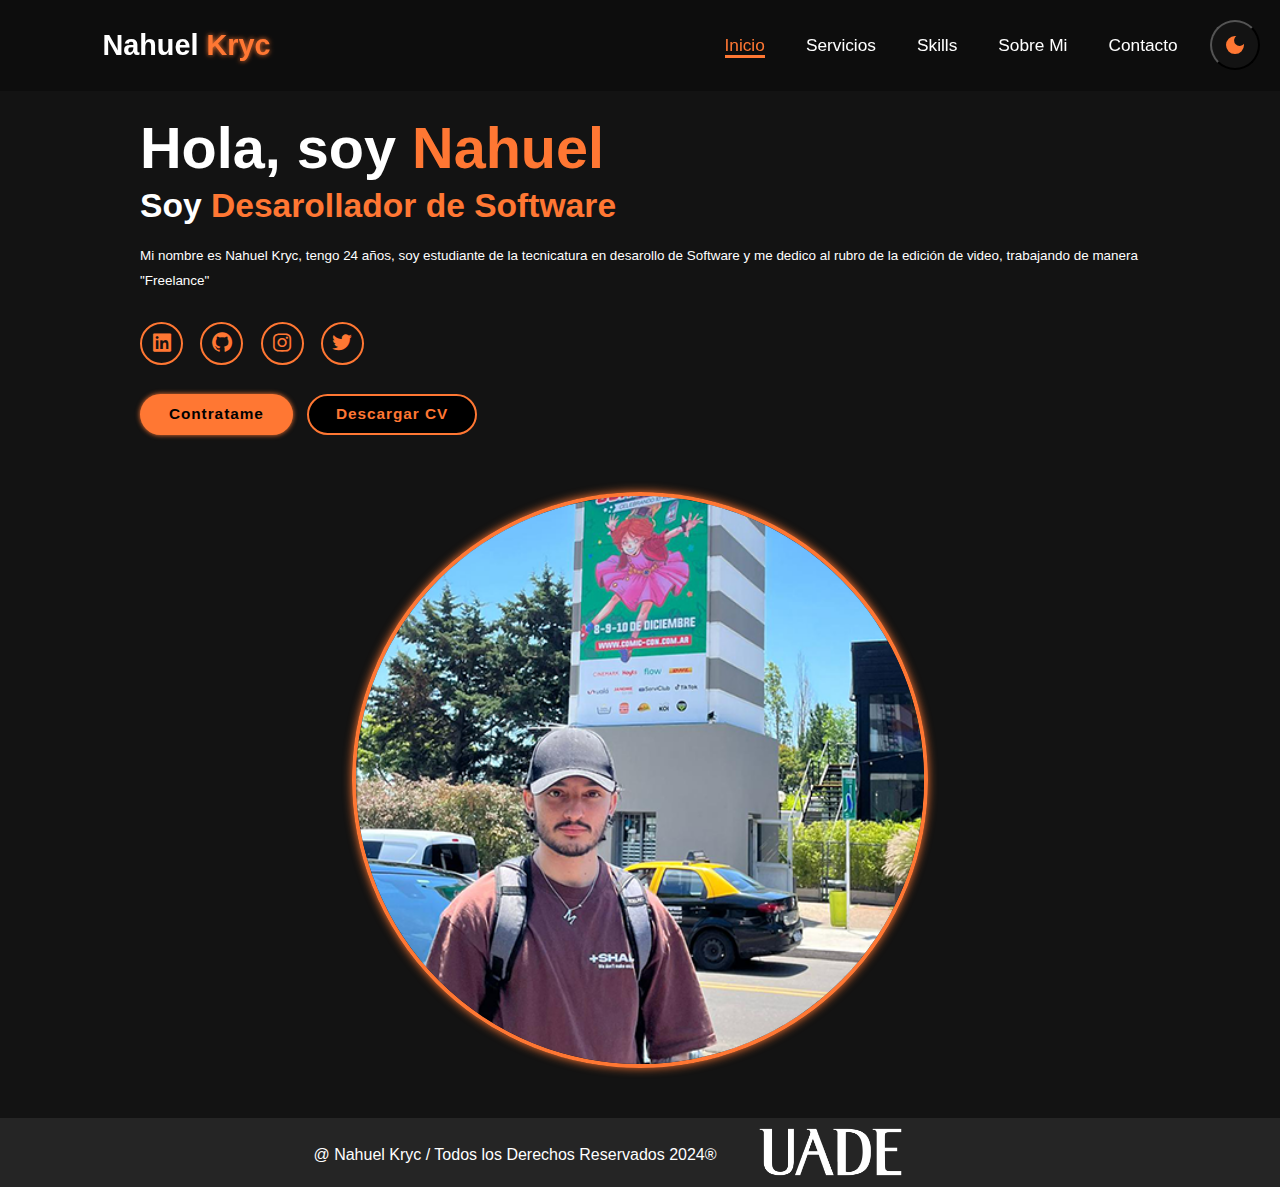
<file: index.html>
<!DOCTYPE html>
<html lang="en">
<head>
   <meta charset="UTF-8">
   <meta name="viewport" content="width=device-width, initial-scale=1.0">
   <title>Portfolio Nahuel Kryc</title>
   <link rel="stylesheet" href="css/estilos.css">
   <link href='https://unpkg.com/boxicons@2.1.4/css/boxicons.min.css' rel='stylesheet'>
   <script src="java/script.js" defer></script>
</head>
<body>
   
   <header class="header">
      <a href="#Inicio" class="logo">Nahuel <span>Kryc</span></a>

      <i class="fa-solid fa-bars" id="iconos-menu"></i>

      <nav class="navbar">
         <a href="index.html" class="active">Inicio</a>
         <a href="servicios.html">Servicios</a>
         <a href="skills.html">Skills</a>
         <a href="sobremi.html">Sobre Mi</a>
         <a href="contacto.html">Contacto</a>
      </nav>

      <button id="cambio-tema">
         <svg xmlns="http://www.w3.org/2000/svg" height="24px" viewBox="0 -960 960 960" width="24px" fill="#e8eaed"><path d="M480-120q-150 0-255-105T120-480q0-150 105-255t255-105q14 0 27.5 1t26.5 3q-41 29-65.5 75.5T444-660q0 90 63 153t153 63q55 0 101-24.5t75-65.5q2 13 3 26.5t1 27.5q0 150-105 255T480-120Z"/></svg>
         <svg xmlns="http://www.w3.org/2000/svg" height="24px" viewBox="0 -960 960 960" width="24px" fill="#e8eaed"><path d="M480-280q-83 0-141.5-58.5T280-480q0-83 58.5-141.5T480-680q83 0 141.5 58.5T680-480q0 83-58.5 141.5T480-280ZM200-440H40v-80h160v80Zm720 0H760v-80h160v80ZM440-760v-160h80v160h-80Zm0 720v-160h80v160h-80ZM256-650l-101-97 57-59 96 100-52 56Zm492 496-97-101 53-55 101 97-57 59Zm-98-550 97-101 59 57-100 96-56-52ZM154-212l101-97 55 53-97 101-59-57Z"/></svg>
      </button>

   </header>

   <section class="inicio" id="inicio">
      <div class="contenido-inicio">
         <h1>Hola, soy <span>Nahuel</span></h1>
         <h3>Soy <span>Desarollador de Software</span></h3>
         <p>Mi nombre es Nahuel Kryc, tengo 24 años, soy estudiante de la tecnicatura en desarollo de Software
            y me dedico al rubro de la edición de video, trabajando de manera "Freelance"
         </p>

            <div class="redes-sociales">
               <a href="#"><i class='bx bxl-linkedin-square'></i></a>
               <a href="#"><i class='bx bxl-github' ></i></a>
               <a href="#"><i class='bx bxl-instagram' ></i></a>
               <a href="#"><i class='bx bxl-twitter' ></i></a>
            </div>

            <div class="botones">
               <a href="contacto.html" class="boton">Contratame</a>

               <a href="cv/CV.pdf" download="documento.pdf" class="boton">Descargar CV</a>
            </div>
            
      </div>

      <div class="img-inicio">
         <img src="img/foto_perfil.png" alt="foto4x4">
      </div>

   </section>

   <footer class="footer">
      <div class="text-container">
          <p class="copyright">@ Nahuel Kryc / Todos los Derechos Reservados 2024®</p>
          <img src="img/uade-logo-min.png" alt="uade-logo" class="logo-uade">
      </div>
  </footer>

</body>
</html>
</file>
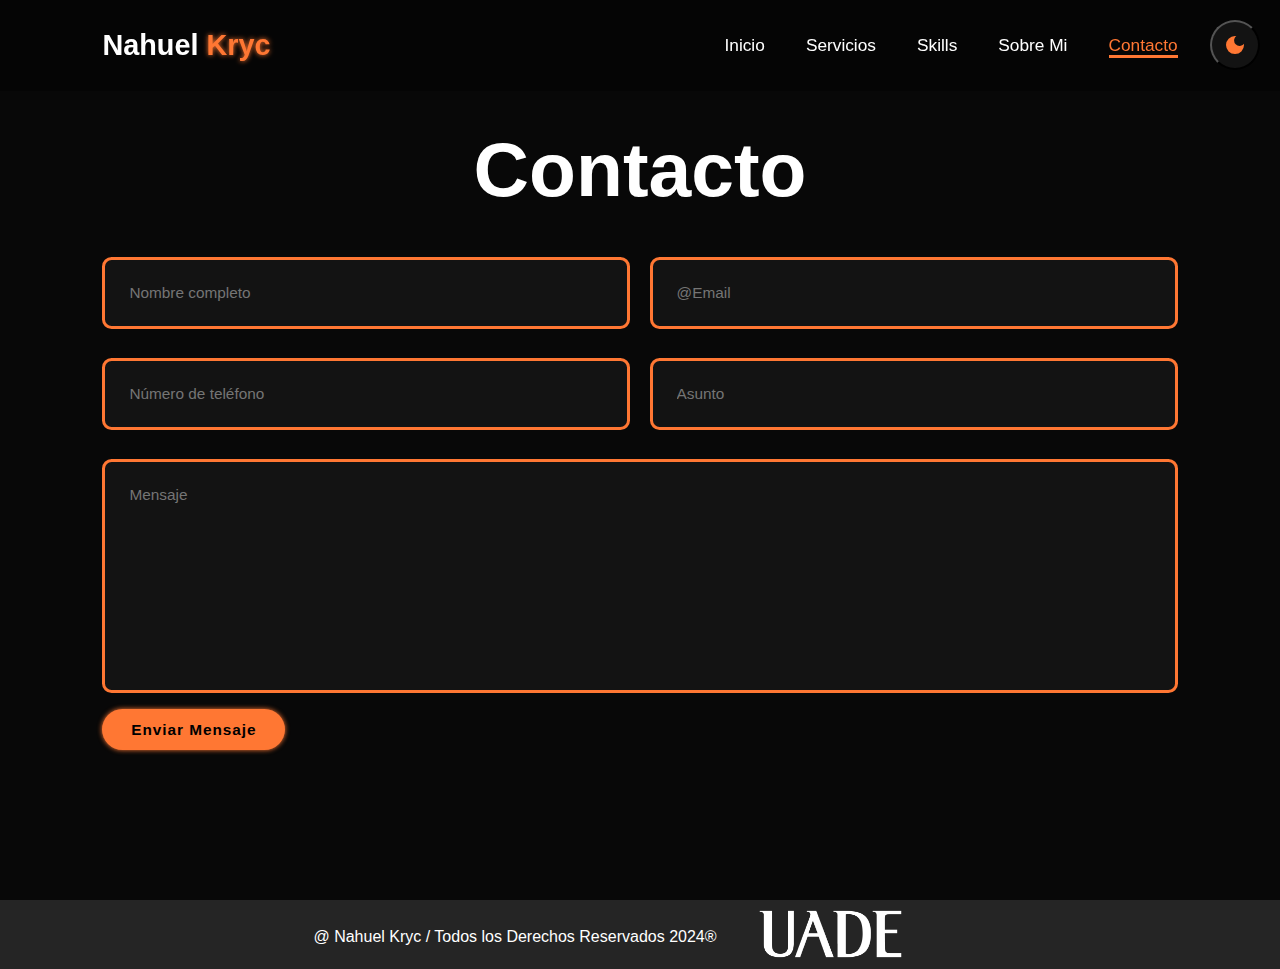
<file: contacto.html>
<!DOCTYPE html>
<html lang="en">
<head>
   <meta charset="UTF-8">
   <meta name="viewport" content="width=device-width, initial-scale=1.0">
   <title>Portfolio Nahuel Kryc</title>
   <link rel="stylesheet" href="css/estilos.css">
   <link href='https://unpkg.com/boxicons@2.1.4/css/boxicons.min.css' rel='stylesheet'>
   <script src="java/script.js" defer></script>
</head>
<body>
   
    <header class="header">
        <a href="index.html" class="logo">Nahuel <span>Kryc</span></a>
  
        <i class="fa-solid fa-bars" id="iconos-menu"></i>
  
        <nav class="navbar">
           <a href="index.html">Inicio</a>
           <a href="servicios.html">Servicios</a>
           <a href="skills.html">Skills</a>
           <a href="sobremi.html">Sobre Mi</a>
           <a href="contacto.html" class="active">Contacto</a>
        </nav>
  
        <button id="cambio-tema">
           <svg xmlns="http://www.w3.org/2000/svg" height="24px" viewBox="0 -960 960 960" width="24px" fill="#e8eaed"><path d="M480-120q-150 0-255-105T120-480q0-150 105-255t255-105q14 0 27.5 1t26.5 3q-41 29-65.5 75.5T444-660q0 90 63 153t153 63q55 0 101-24.5t75-65.5q2 13 3 26.5t1 27.5q0 150-105 255T480-120Z"/></svg>
           <svg xmlns="http://www.w3.org/2000/svg" height="24px" viewBox="0 -960 960 960" width="24px" fill="#e8eaed"><path d="M480-280q-83 0-141.5-58.5T280-480q0-83 58.5-141.5T480-680q83 0 141.5 58.5T680-480q0 83-58.5 141.5T480-280ZM200-440H40v-80h160v80Zm720 0H760v-80h160v80ZM440-760v-160h80v160h-80Zm0 720v-160h80v160h-80ZM256-650l-101-97 57-59 96 100-52 56Zm492 496-97-101 53-55 101 97-57 59Zm-98-550 97-101 59 57-100 96-56-52ZM154-212l101-97 55 53-97 101-59-57Z"/></svg>
        </button>
  
     </header>

  <section class="contacto" id="contacto">
    <h2 class="heading">Contacto</h2>
  
    <form id="contactForm">
      <div class="input-group">
        <div class="input-box">
          <input type="text" id="nombre" placeholder="Nombre completo">
          <span class="error" id="error-nombre">Por favor, ingrese su nombre</span>
        </div>
  
        <div class="input-box">
          <input type="email" id="email" placeholder="@Email">
          <span class="error" id="error-email">Por favor, ingrese un email válido</span>
        </div>
      </div>
  
      <div class="input-group">
        <div class="input-box">
          <input type="number" id="telefono" placeholder="Número de teléfono">
          <span class="error" id="error-telefono">Por favor, ingrese su teléfono</span>
        </div>
  
        <div class="input-box">
          <input type="text" id="asunto" placeholder="Asunto">
          <span class="error" id="error-asunto">Por favor, ingrese un asunto</span>
        </div>
      </div>
  
      <div class="input-group-2">
        <textarea id="mensaje" cols="30" rows="10" placeholder="Mensaje"></textarea>
        <span class="error" id="error-mensaje">Por favor, ingrese un mensaje</span>
        <input type="submit" value="Enviar Mensaje" class="boton">
      </div>
    </form>
  </section>
  

   <footer class="footer">

      <div class="text-container">
          <p class="copyright">@ Nahuel Kryc / Todos los Derechos Reservados 2024®</p>
          <img src="img/uade-logo-min.png" alt="uade-logo" class="logo-uade">
      </div>
      
  </footer>

</body>
</html>
</file>
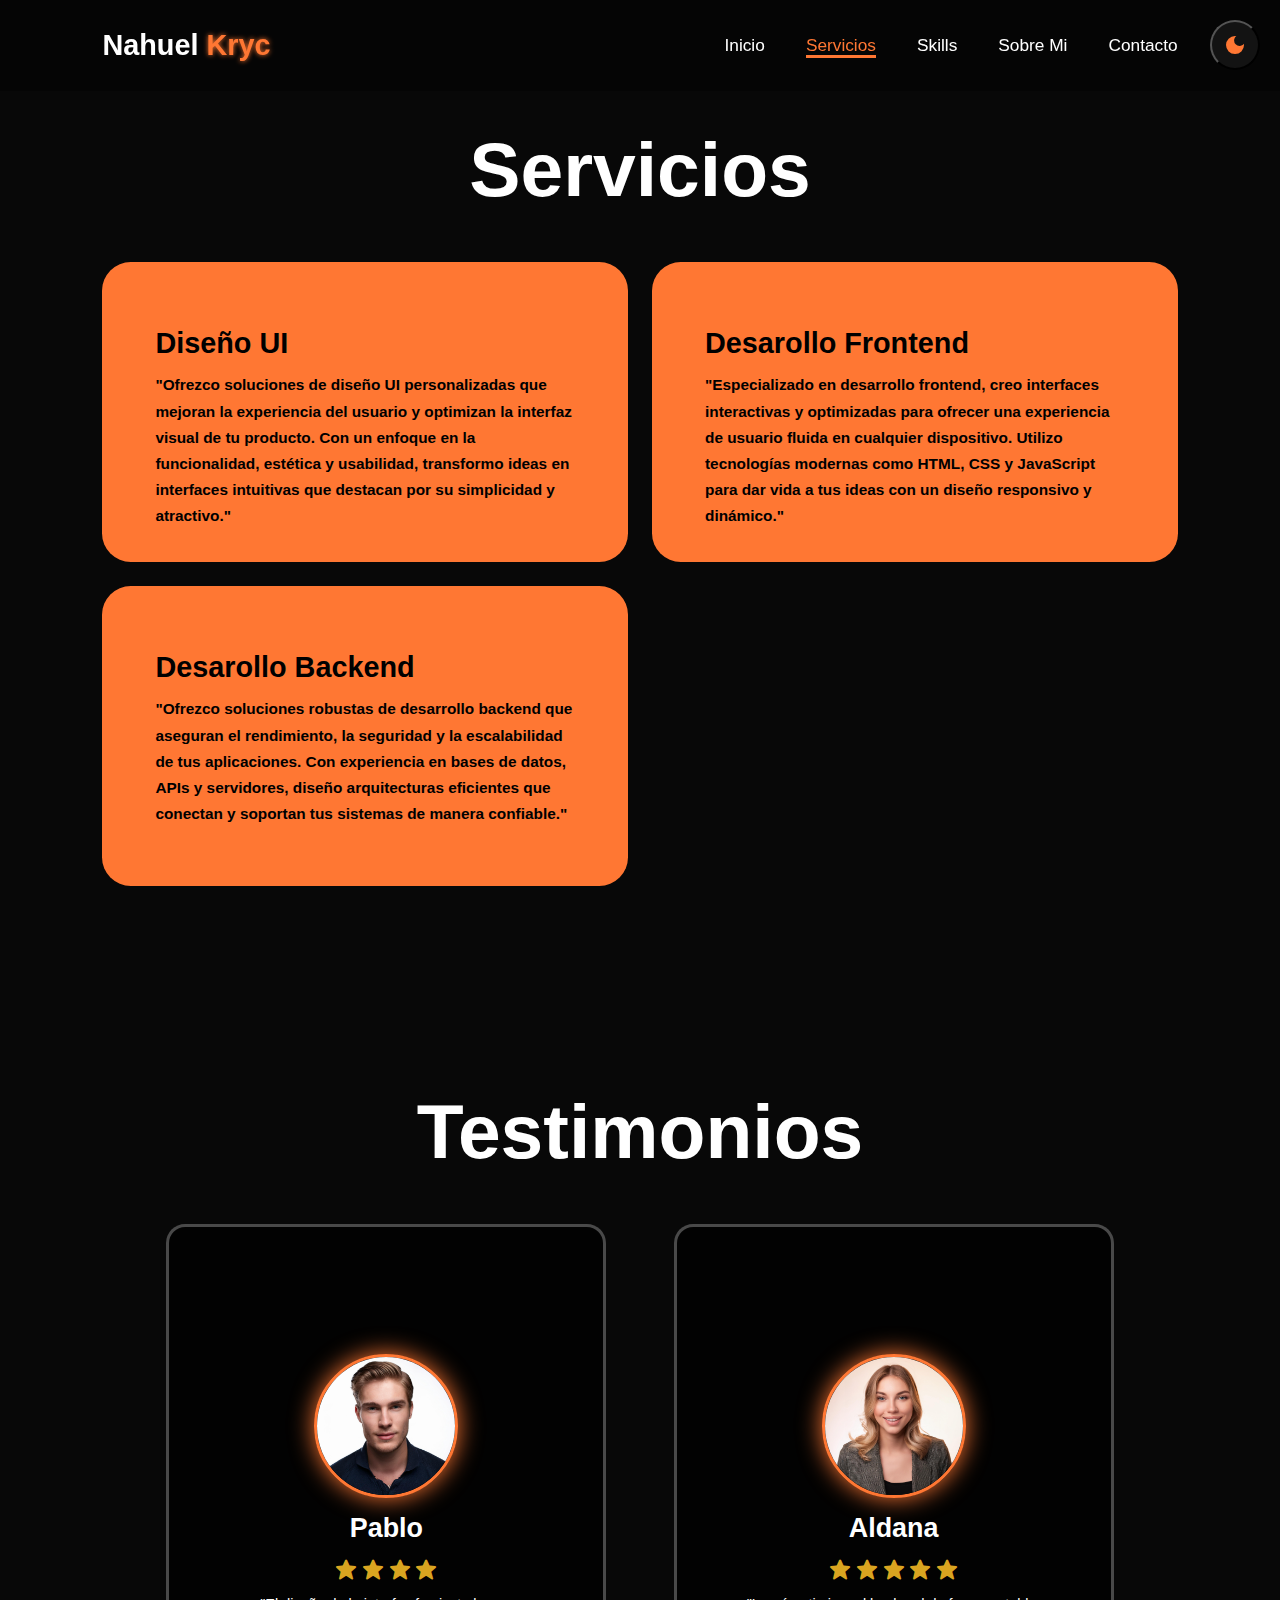
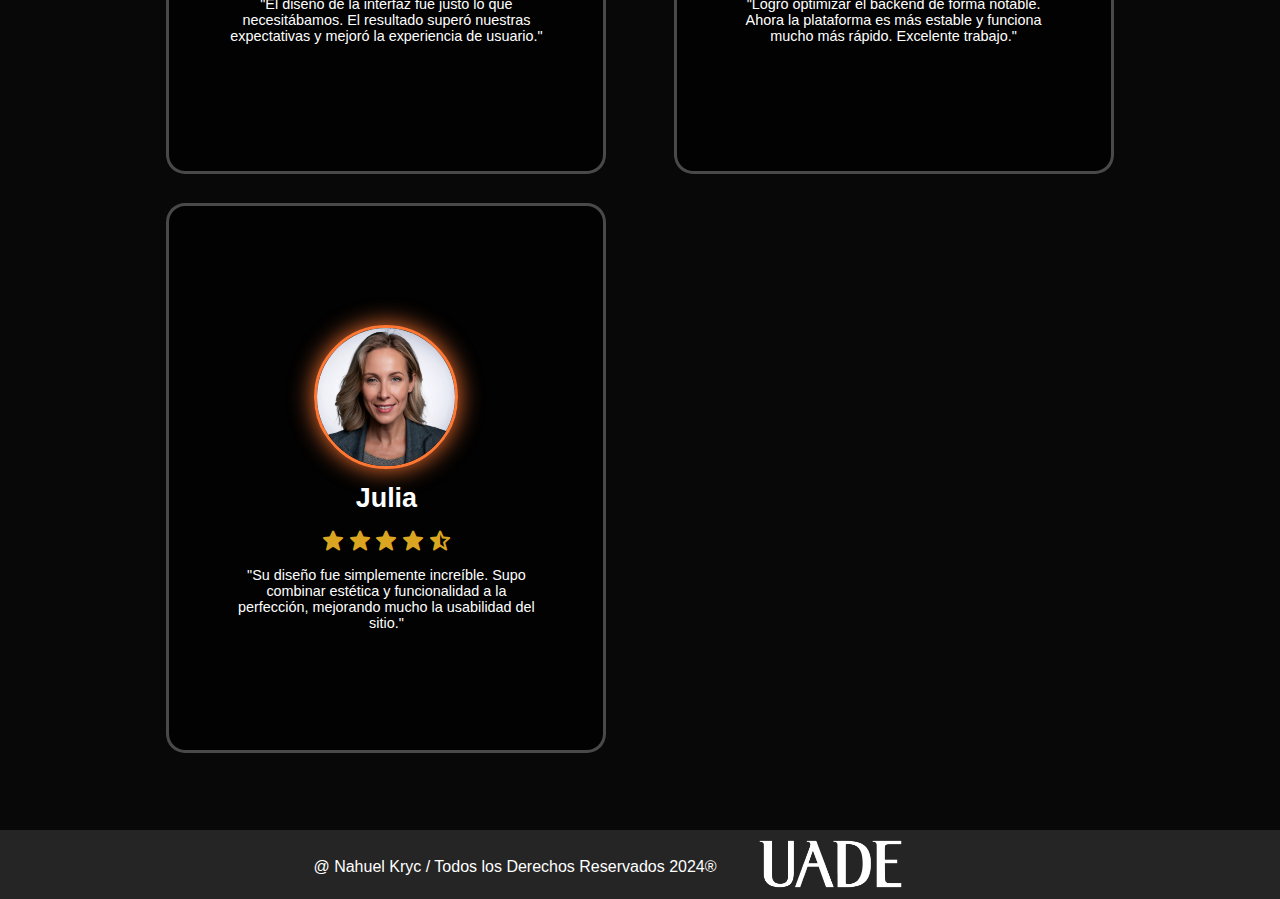
<file: servicios.html>
<!DOCTYPE html>
<html lang="en">
<head>
   <meta charset="UTF-8">
   <meta name="viewport" content="width=device-width, initial-scale=1.0">
   <title>Portfolio Nahuel Kryc</title>
   <link rel="stylesheet" href="css/estilos.css">
   <link href='https://unpkg.com/boxicons@2.1.4/css/boxicons.min.css' rel='stylesheet'>
   <script src="java/script.js" defer></script>
</head>
<body>
   
   <header class="header">
      <a href="index.html" class="logo">Nahuel <span>Kryc</span></a>

      <i class="fa-solid fa-bars" id="iconos-menu"></i>

      <nav class="navbar">
         <a href="index.html">Inicio</a>
         <a href="servicios.html" class="active">Servicios</a>
         <a href="skills.html">Skills</a>
         <a href="sobremi.html">Sobre Mi</a>
         <a href="contacto.html">Contacto</a>
      </nav>

      <button id="cambio-tema">
         <svg xmlns="http://www.w3.org/2000/svg" height="24px" viewBox="0 -960 960 960" width="24px" fill="#e8eaed"><path d="M480-120q-150 0-255-105T120-480q0-150 105-255t255-105q14 0 27.5 1t26.5 3q-41 29-65.5 75.5T444-660q0 90 63 153t153 63q55 0 101-24.5t75-65.5q2 13 3 26.5t1 27.5q0 150-105 255T480-120Z"/></svg>
         <svg xmlns="http://www.w3.org/2000/svg" height="24px" viewBox="0 -960 960 960" width="24px" fill="#e8eaed"><path d="M480-280q-83 0-141.5-58.5T280-480q0-83 58.5-141.5T480-680q83 0 141.5 58.5T680-480q0 83-58.5 141.5T480-280ZM200-440H40v-80h160v80Zm720 0H760v-80h160v80ZM440-760v-160h80v160h-80Zm0 720v-160h80v160h-80ZM256-650l-101-97 57-59 96 100-52 56Zm492 496-97-101 53-55 101 97-57 59Zm-98-550 97-101 59 57-100 96-56-52ZM154-212l101-97 55 53-97 101-59-57Z"/></svg>
      </button>

   </header>

   <section class="servicios" id="servicios">
      <h2 class="heading">Servicios</h2>

      <div class="servicios-container">
         <div class="caja-servicios">
            <div class="servicios-info">
               <h4>Diseño UI</h4>
               <p>"Ofrezco soluciones de diseño UI personalizadas que mejoran la experiencia del usuario
                  y optimizan la interfaz visual de tu producto. Con un enfoque en la funcionalidad, estética
                  y usabilidad, transformo ideas en interfaces intuitivas que destacan por su simplicidad y atractivo."</p>
            </div>
         </div>

         <div class="caja-servicios">
            <div class="servicios-info">
               <h4>Desarollo Frontend</h4>
               <p>"Especializado en desarrollo frontend, creo interfaces interactivas y
                  optimizadas para ofrecer una experiencia de usuario fluida en cualquier dispositivo.
                  Utilizo tecnologías modernas como HTML, CSS y JavaScript para dar vida a tus ideas
                  con un diseño responsivo y dinámico."</p>
            </div>
         </div>

         <div class="caja-servicios">
            <div class="servicios-info">
               <h4>Desarollo Backend</h4>
               <p>"Ofrezco soluciones robustas de desarrollo backend que aseguran el rendimiento,
                  la seguridad y la escalabilidad de tus aplicaciones. Con experiencia en bases de datos,
                  APIs y servidores, diseño arquitecturas eficientes que conectan y soportan tus sistemas
                  de manera confiable."</p>
            </div>
         </div>

      </div>
   </section>

   <section class="testimonios" id="testimonios">
      <div class="caja-testimonios">
         <h2 class="heading">Testimonios</h2>

         <div class="wrapper">
            <div class="item-testimonio">
               <img src="img/testimonios/Pablo.jpg" alt="testimonio1">
               <h2>Pablo</h2>

               <div class="estrellas">
                  <i class='bx bxs-star' id="estrella"></i>
                  <i class='bx bxs-star' id="estrella"></i>
                  <i class='bx bxs-star' id="estrella"></i>
                  <i class='bx bxs-star' id="estrella"></i>
               </div>

               <p>"El diseño de la interfaz fue justo lo que necesitábamos. El resultado superó nuestras expectativas
                  y mejoró la experiencia de usuario."</p>

            </div>

            <div class="item-testimonio">
               <img src="img/testimonios/Aldana.jpg" alt="testimonio1">
               <h2>Aldana</h2>

               <div class="estrellas">
                  <i class='bx bxs-star' id="estrella"></i>
                  <i class='bx bxs-star' id="estrella"></i>
                  <i class='bx bxs-star' id="estrella"></i>
                  <i class='bx bxs-star' id="estrella"></i>
                  <i class='bx bxs-star' id="estrella"></i>
               </div>

               <p>"Logró optimizar el backend de forma notable. Ahora la plataforma es más estable y
                  funciona mucho más rápido. Excelente trabajo."</p>

            </div>

            <div class="item-testimonio">
               <img src="img/testimonios/Julia.jpg" alt="testimonio1">
               <h2>Julia</h2>

               <div class="estrellas">
                  <i class='bx bxs-star' id="estrella"></i>
                  <i class='bx bxs-star' id="estrella"></i>
                  <i class='bx bxs-star' id="estrella"></i>
                  <i class='bx bxs-star' id="estrella"></i>
                  <i class='bx bxs-star-half' id="estrella"></i>
               </div>

               <p>"Su diseño fue simplemente increíble. Supo combinar estética y funcionalidad a la
                  perfección, mejorando mucho la usabilidad del sitio."</p>

            </div>

         </div>
      </div>
   </section>

   <footer class="footer">
      <div class="text-container">
          <p class="copyright">@ Nahuel Kryc / Todos los Derechos Reservados 2024®</p>
          <img src="img/uade-logo-min.png" alt="uade-logo" class="logo-uade">
      </div>
  </footer>


</body>
</html>
</file>
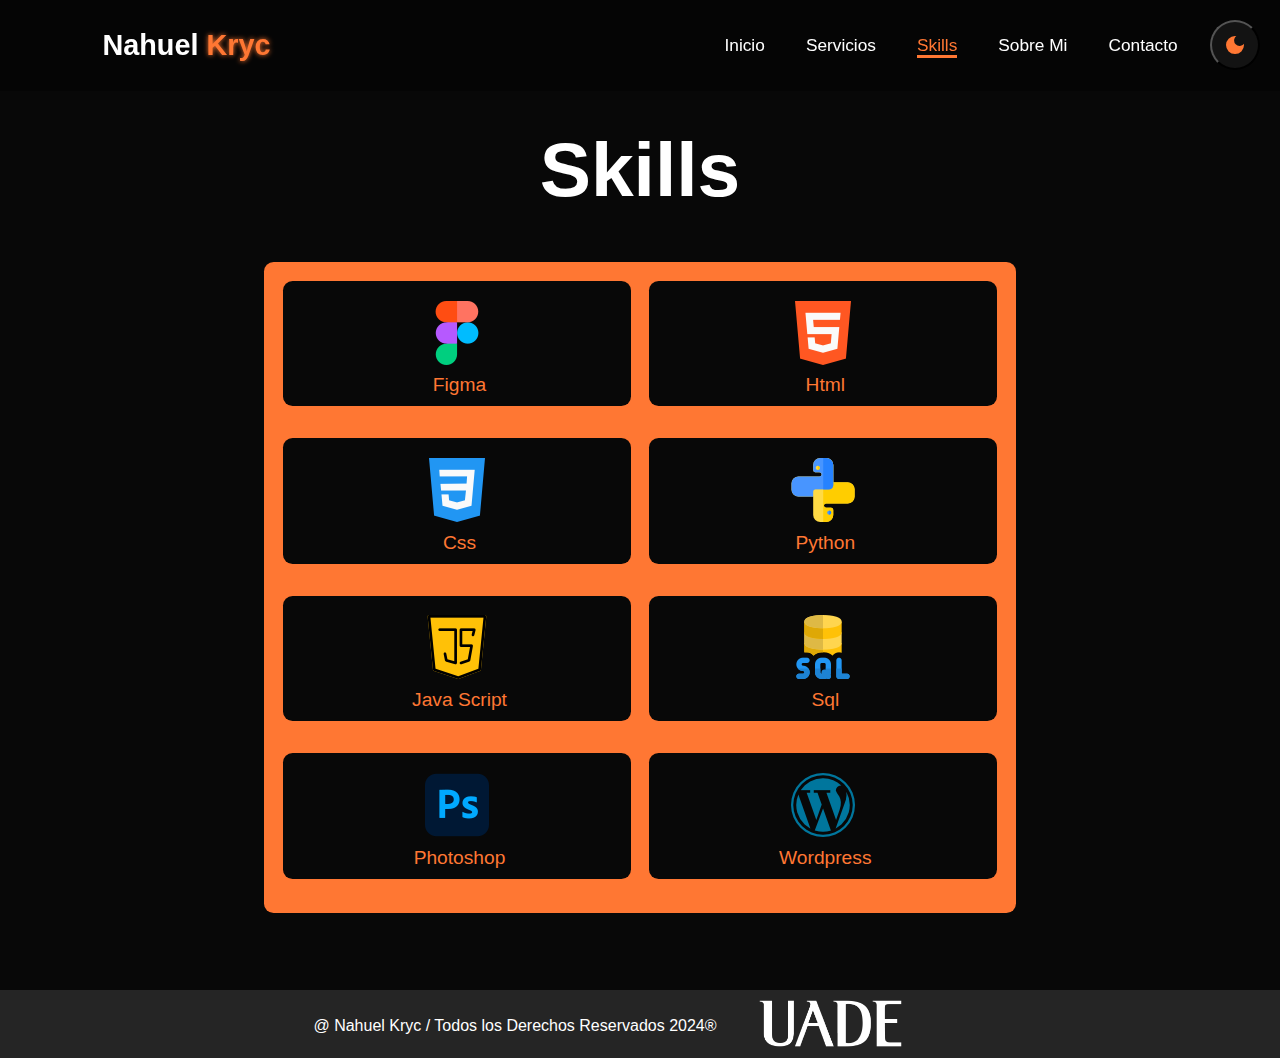
<file: skills.html>
<!DOCTYPE html>
<html lang="en">
<head>
   <meta charset="UTF-8">
   <meta name="viewport" content="width=device-width, initial-scale=1.0">
   <title>Portfolio Nahuel Kryc</title>
   <link rel="stylesheet" href="css/estilos.css">
   <link href='https://unpkg.com/boxicons@2.1.4/css/boxicons.min.css' rel='stylesheet'>
   <script src="java/script.js" defer></script>
</head>
<body>
   
   <header class="header">
      <a href="index.html" class="logo">Nahuel <span>Kryc</span></a>

      <i class="fa-solid fa-bars" id="iconos-menu"></i>

      <nav class="navbar">
         <a href="index.html">Inicio</a>
         <a href="servicios.html">Servicios</a>
         <a href="skills.html" class="active">Skills</a>
         <a href="sobremi.html">Sobre Mi</a>
         <a href="contacto.html">Contacto</a>
      </nav>

      <button id="cambio-tema">
         <svg xmlns="http://www.w3.org/2000/svg" height="24px" viewBox="0 -960 960 960" width="24px" fill="#e8eaed"><path d="M480-120q-150 0-255-105T120-480q0-150 105-255t255-105q14 0 27.5 1t26.5 3q-41 29-65.5 75.5T444-660q0 90 63 153t153 63q55 0 101-24.5t75-65.5q2 13 3 26.5t1 27.5q0 150-105 255T480-120Z"/></svg>
         <svg xmlns="http://www.w3.org/2000/svg" height="24px" viewBox="0 -960 960 960" width="24px" fill="#e8eaed"><path d="M480-280q-83 0-141.5-58.5T280-480q0-83 58.5-141.5T480-680q83 0 141.5 58.5T680-480q0 83-58.5 141.5T480-280ZM200-440H40v-80h160v80Zm720 0H760v-80h160v80ZM440-760v-160h80v160h-80Zm0 720v-160h80v160h-80ZM256-650l-101-97 57-59 96 100-52 56Zm492 496-97-101 53-55 101 97-57 59Zm-98-550 97-101 59 57-100 96-56-52ZM154-212l101-97 55 53-97 101-59-57Z"/></svg>
      </button>

   </header>

   <section class="skills" id="skills">
      <h2 class="heading">Skills</h2>
      <div class="container">

         <div class="row" id="skillsContainer">
            <div class="bar">
               <div class="info">
                  <img src="img/skills/figma.png" alt="Figma" class="iconos">
                  <span>Figma</span>
               </div>
            </div>

            <div class="bar">
               <div class="info">
                  <img src="img/skills/html-5.png" alt="Html" class="iconos">
                  <span>Html</span>
               </div>
            </div>

            <div class="bar">
               <div class="info">
                  <img src="img/skills/css-3.png" alt="Css" class="iconos">
                  <span>Css</span>
               </div>
            </div>

            <div class="bar">
               <div class="info">
                  <img src="img/skills/piton.png" alt="Python" class="iconos">
                  <span>Python</span>
               </div>
            </div>

            <div class="bar">
               <div class="info">
                  <img src="img/skills/secuencia-de-comandos-de-java.png" alt="JavaScript" class="iconos">
                  <span>Java Script</span>
               </div>
            </div>

            <div class="bar">
               <div class="info">
                  <img src="img/skills/servidor-sql.png" alt="Sql" class="iconos">
                  <span>Sql</span>
               </div>
            </div>

            <div class="bar">
               <div class="info">
                  <img src="img/skills/photoshop.png" alt="Photoshop" class="iconos">
                  <span>Photoshop</span>
               </div>
            </div>

            <div class="bar">
               <div class="info">
                  <img src="img/skills/wordpress.png" alt="Wordpress" class="iconos">
                  <span>Wordpress</span>
               </div>
            </div>

         </div>

      </div>
   </section>

   <footer class="footer">

      <div class="text-container">
          <p class="copyright">@ Nahuel Kryc / Todos los Derechos Reservados 2024®</p>
          <img src="img/uade-logo-min.png" alt="uade-logo" class="logo-uade">
      </div>
      
  </footer>

</body>
</html>
</file>
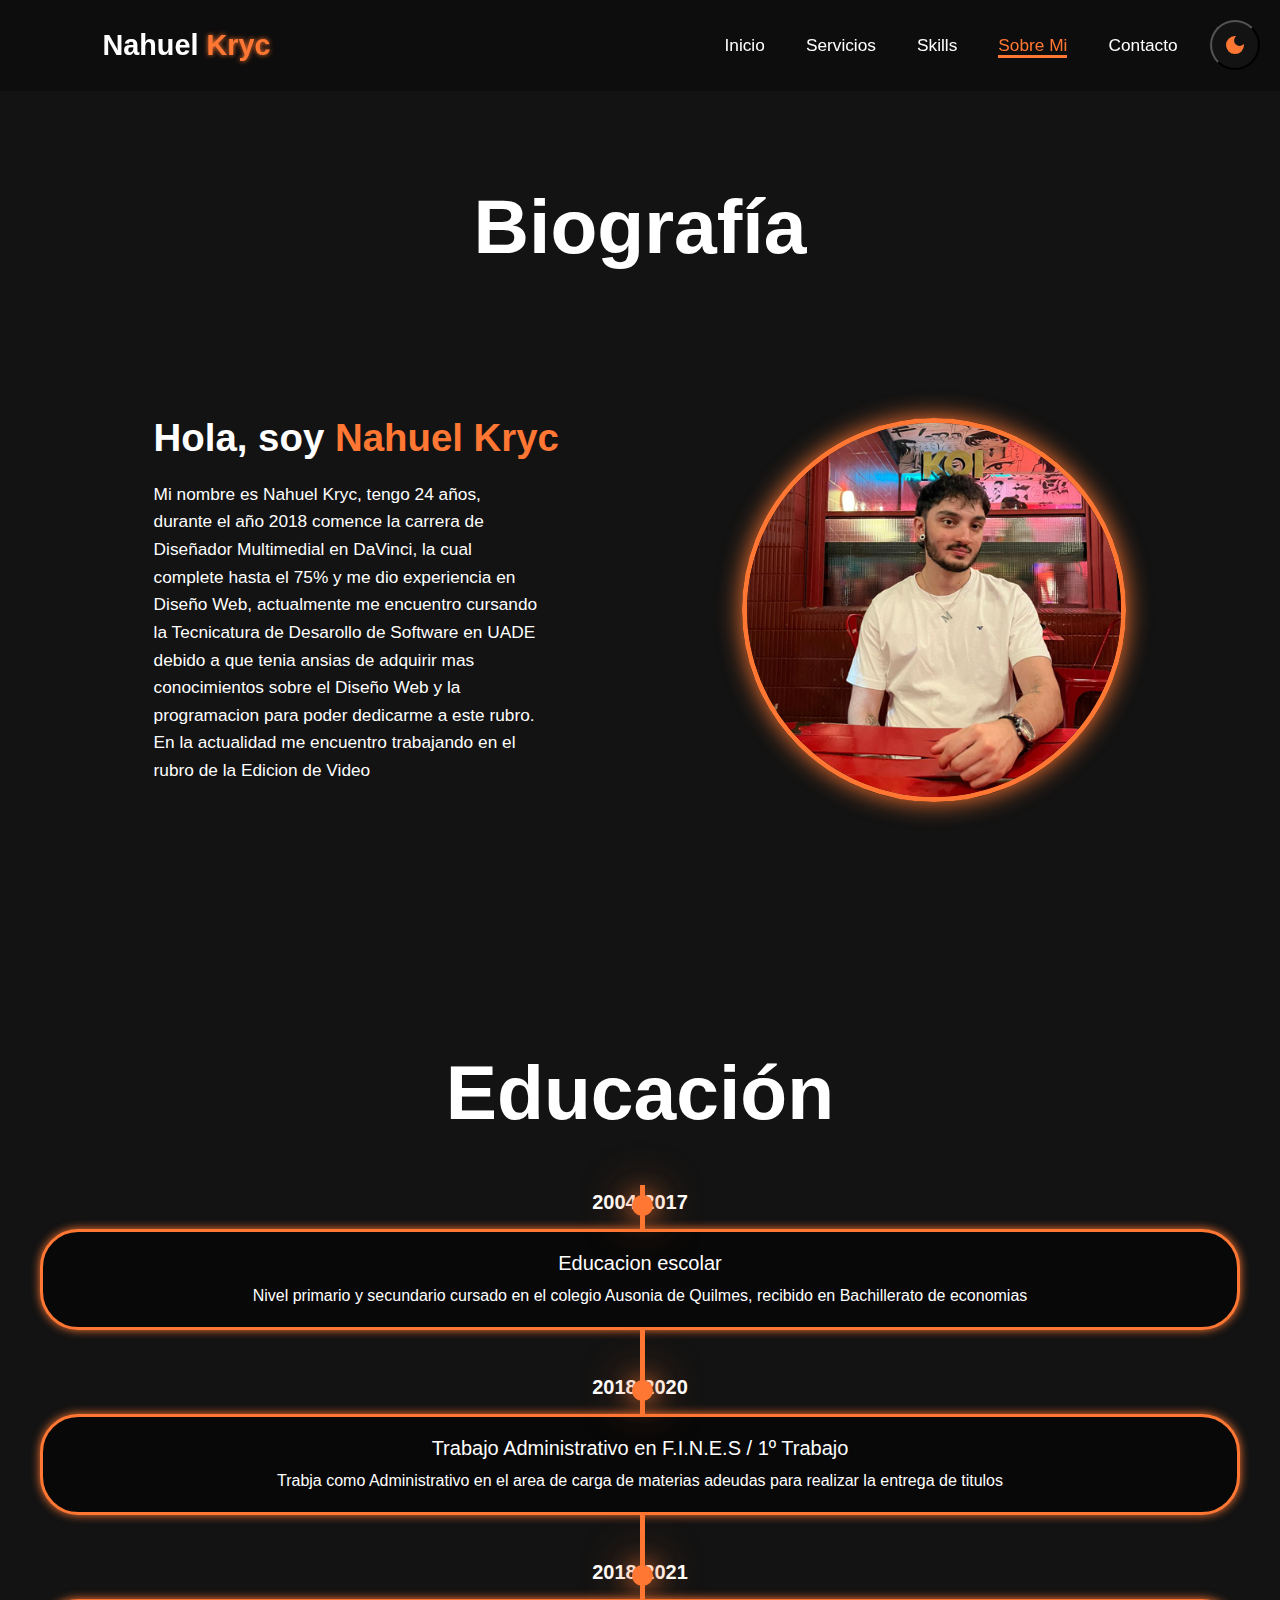
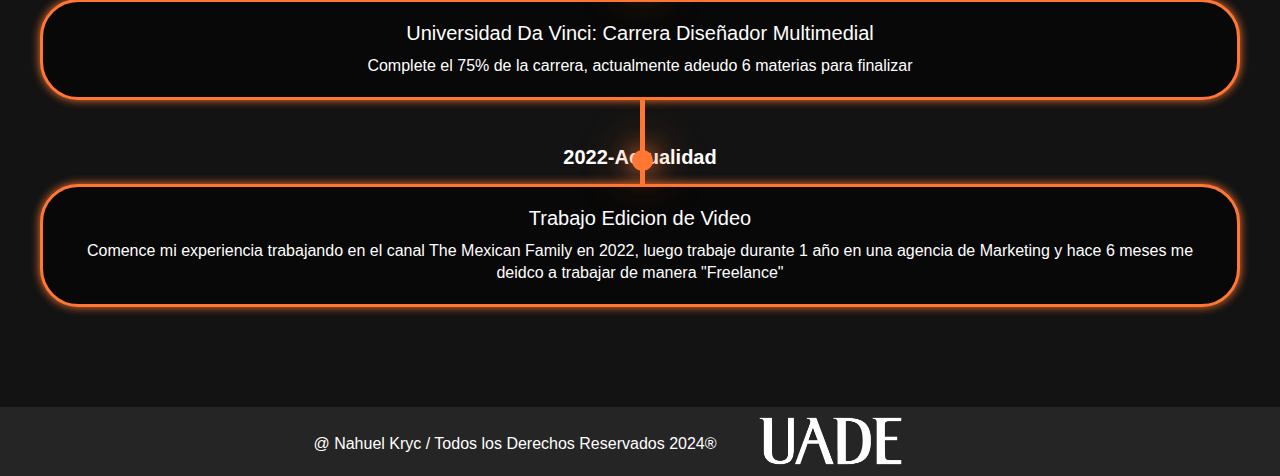
<file: sobremi.html>
<!DOCTYPE html>
<html lang="en">
<head>
   <meta charset="UTF-8">
   <meta name="viewport" content="width=device-width, initial-scale=1.0">
   <title>Portfolio Nahuel Kryc</title>
   <link rel="stylesheet" href="css/estilos.css">
   <link href='https://unpkg.com/boxicons@2.1.4/css/boxicons.min.css' rel='stylesheet'>
   <script src="java/script.js" defer></script>
</head>
<body>
   
   <header class="header">
      <a href="index.html" class="logo">Nahuel <span>Kryc</span></a>

      <i class="fa-solid fa-bars" id="iconos-menu"></i>

      <nav class="navbar">
         <a href="index.html">Inicio</a>
         <a href="servicios.html">Servicios</a>
         <a href="skills.html">Skills</a>
         <a href="sobremi.html" class="active">Sobre Mi</a>
         <a href="contacto.html">Contacto</a>
      </nav>

      <button id="cambio-tema">
         <svg xmlns="http://www.w3.org/2000/svg" height="24px" viewBox="0 -960 960 960" width="24px" fill="#e8eaed"><path d="M480-120q-150 0-255-105T120-480q0-150 105-255t255-105q14 0 27.5 1t26.5 3q-41 29-65.5 75.5T444-660q0 90 63 153t153 63q55 0 101-24.5t75-65.5q2 13 3 26.5t1 27.5q0 150-105 255T480-120Z"/></svg>
         <svg xmlns="http://www.w3.org/2000/svg" height="24px" viewBox="0 -960 960 960" width="24px" fill="#e8eaed"><path d="M480-280q-83 0-141.5-58.5T280-480q0-83 58.5-141.5T480-680q83 0 141.5 58.5T680-480q0 83-58.5 141.5T480-280ZM200-440H40v-80h160v80Zm720 0H760v-80h160v80ZM440-760v-160h80v160h-80Zm0 720v-160h80v160h-80ZM256-650l-101-97 57-59 96 100-52 56Zm492 496-97-101 53-55 101 97-57 59Zm-98-550 97-101 59 57-100 96-56-52ZM154-212l101-97 55 53-97 101-59-57Z"/></svg>
      </button>

   </header>

   <section class="biografia" id="biografia">
      <h2 class="heading">Biografía</h2>

      <div class="contenido-bio">
         <h1>Hola, soy <span>Nahuel Kryc</span></h1>
         <p>Mi nombre es Nahuel Kryc, tengo 24 años, durante el año 2018 comence la carrera de Diseñador Multimedial en DaVinci, la cual complete hasta el 75% y me dio 
            experiencia en Diseño Web, actualmente me encuentro cursando la Tecnicatura de Desarollo de Software en UADE debido a que tenia ansias de adquirir mas conocimientos sobre
            el Diseño Web y la programacion para poder dedicarme a este rubro. En la actualidad me encuentro trabajando en el rubro de la Edicion de Video</p>
      </div>

      <div class="img-bio">
         <img src="img/foto_bio.png" alt="foto-biografía">
      </div>
   </section>

   <section class="sobremi" id="sobremi">
      <h2 class="heading">Educación</h2>

      <div class="timeline-items">
         
         <div class="timeline-item">
            <div class="timeline-dot"></div>
               <div class="timeline-date">2004-2017</div>
               <div class="timeline-content">
                  <h3>Educacion escolar</h3>
                  <p>Nivel primario y secundario cursado en el colegio Ausonia de Quilmes, recibido en Bachillerato de economias</p>
               </div>
         </div>
      
         <div class="timeline-item">
            <div class="timeline-dot"></div>
               <div class="timeline-date">2018-2020</div>
               <div class="timeline-content">
                  <h3>Trabajo Administrativo en F.I.N.E.S / 1º Trabajo</h3>
                  <p>Trabja como Administrativo en el area de carga de materias adeudas para realizar la entrega de titulos</p>
               </div>
         </div>
 
         <div class="timeline-item">
            <div class="timeline-dot"></div>
               <div class="timeline-date">2018-2021</div>
               <div class="timeline-content">
                  <h3>Universidad Da Vinci: Carrera Diseñador Multimedial</h3>
                  <p>Complete el 75% de la carrera, actualmente adeudo 6 materias para finalizar</p>
               </div>
         </div>

         <div class="timeline-item">
            <div class="timeline-dot"></div>
               <div class="timeline-date">2022-Actualidad</div>
               <div class="timeline-content">
                  <h3>Trabajo Edicion de Video</h3>
                  <p>Comence mi experiencia trabajando en el canal The Mexican Family en 2022, luego trabaje durante
                     1 año en una agencia de Marketing y hace 6 meses me deidco a trabajar de manera "Freelance"</p>
               </div>
         </div>

      </div>
   </section>

   <footer class="footer">

      <div class="text-container">
          <p class="copyright">@ Nahuel Kryc / Todos los Derechos Reservados 2024®</p>
          <img src="img/uade-logo-min.png" alt="uade-logo" class="logo-uade">
      </div>
      
  </footer>

</body>
</html>
</file>
<file: css/estilos.css>
* {
    margin: 0;
    padding: 0;
    box-sizing: border-box;
    text-decoration: none;
    outline: none;
    scroll-behavior: smooth;
    font-family: "Poppins", sans-serif;
}

:root {
    --bg-color: #080808;
    --second-bg-color: #131313;
    --text-color: #fff;
    --main-color: #ff7733;
}

.modoclaro {
    --bg-color: #ffffff;
    --second-bg-color: #ffffff;
    --text-color: #030000;
    --main-color: #ff7733;
}

#cambio-tema{
    height: 50px;
    width: 50px;
    padding: 0;
    border-radius: 50%;
    background-color: var(--second-bg-color);
    display: flex;
    justify-content: center;
    align-items: center;
    position: fixed;
    top: 20px;
    right: 20px;
}

#cambio-tema svg{
    fill: var(--main-color);
}

#cambio-tema svg:last-child{
    display: none;
}

.modoclaro #cambio-tema svg:first-child{
    display: none;
}

.modoclaro #cambio-tema svg:last-child{
    display: block;
}

html{
    font-size: 60%;
}

body{
    background: var(--second-bg-color);
    color: var(--text-color);
}

.header{
    position: fixed;
    top: 0;
    left: 0;
    width: 100%;
    padding: 4rem 12% 4rem;
    background: rgba(0,0,0,0.3);
    backdrop-filter: blur(10px);
    display: flex;
    justify-content: space-between;
    align-items: center;
    z-index: 5;
}

.logo{
    font-size: 3rem;
    color: var(--text-color);
    font-weight: 800;
    cursor: pointer;
    transition: 0.3s ease;
}

.logo:hover{
    transform: scale(1.1);
}

.logo span{
    text-shadow: 0 0 5px var(--main-color);
}

.navbar a{
    font-size: 1.8rem;
    color: var(--text-color);
    margin-left: 4rem;
    font-weight: 500;
    transition: 0.3s ease;
    border-bottom: 3px solid transparent;
}

.navbar a:hover,
.navbar a.active{
    color: var(--main-color);
    border-bottom: 3px solid var(--main-color);
}

#iconos-menu{
    font-size: 3.6rem;
    color: var(--main-color);
    display: none;
}

section{
    min-height: 100vh;
    padding: 10rem 12% 10rem;
}

.inicio{
    display: flex;
    align-items: center;
    justify-content: center;
    gap: 15rem;
}

.contenido-inicio{
    display: flex;
    flex-direction: column;
    align-items: baseline;
    text-align: left;
    justify-content: center;
    margin-top: 3rem;
}

span{
    color: var(--main-color);
}

.logo span{
    color: var(--main-color);
}

.contenido-inicio h3{
    margin-bottom: 2rem;
    margin-top: 1rem;
    font-size: 3.5rem;
}

.contenido-inicio h1{
    font-size: 7rem;
    font-weight: 700;
    margin-top: 1.5rem;
    line-height: 1;
}

.contenido-inicio p{
font-size: 1.5rem;
font-weight: 500;
line-height: 1.8;
max-width: 1000px;
}

.img-inicio{
    border-radius: 50%;
}

.img-inicio img{
    position: relative;
    top: 3rem;
    width: 32vw;
    border-radius: 50%;
    border: 4px solid var(--main-color);
    box-shadow: 0 0 10px var(--main-color);
    cursor: pointer;
    transition: 0.4s ease-in-out;
}

.img-inicio img:hover{
    box-shadow: 0 0 25px var(--main-color),
                0 0  50px var(--main-color),
                0 0 100px var(--main-color);

}

.redes-sociales a{
    display: inline-flex;
    justify-content: center;
    align-items: center;
    width: 4.5rem;
    height: 4.5rem;
    background: transparent;
    border: 2px solid var(--main-color);
    font-size: 2.5rem;
    border-radius: 50%;
    color: var(--main-color);
    margin: 3rem 1.5rem 3rem 0;
    transition: 0.3s ease-in-out;
}

.redes-sociales a:hover{
    color: var(--text-color);
    transform: scale(1.3)translateY(-5px);
    box-shadow: 0 0 25px var(--main-color);
    background-color: var(--main-color);
}

.boton{
    display: inline-block;
    padding: 1rem 2.8rem;
    background: var(--main-color);
    box-shadow: 0 0 5px var(--main-color);
    border-radius: 4rem;
    font-size: 1.6rem;
    color: black;
    border: 2px solid transparent;
    letter-spacing: 0.1rem;
    font-weight: 600;
    transition: 0.3s ease-in-out;
    cursor: pointer;
}

.boton:hover{
    transform: scale(1.05);
    box-shadow: 0 0 50px var(--main-color);
}

.botones{
    display: flex;
    align-items: center;
    gap: 1.5rem;
}

.botones a:nth-of-type(2){
    background-color: black;
    color: var(--main-color);
    border: 2px solid var(--main-color);
    box-shadow: 0 0 25px transparent;
}

.botones a:nth-of-type(2):hover{
    box-shadow: 0 0 25px var(--main-color);
    background-color: var(--main-color);
    color: black;
}

.footer {
    display: flex;
    width: 100%;
    padding: 5px 0;
    background-color: rgba(80, 80, 80, 0.3);
    box-sizing: border-box; 
}

.text-container {
    display: flex;
    align-items: center;
    justify-content: center;
    text-align: center; 
    flex: 1;
    max-width: calc(100% - 60px); 
}

.footer .copyright {
    margin-top: 5px;
    font-size: 16px;
    color: var(--text-color);
    margin-right: 20px;
}

.logo-uade {
    height: auto;
    width: 150px;
    margin-left: 20px;
}

.heading{
    font-size: 8rem;
    text-align: center;
    margin: 5rem 0;
}

.sobremi{
    padding: 100px 15px;
    background: var(--second-bg-color);
}

.sobremi h2{
    margin-bottom: 5rem;
}

.timeline-items{
    max-width: 1200px;
    margin: auto;
    display: flex;
    flex-wrap: wrap;
    position: relative;
}

.timeline-items::before{
    content: "";
    position: absolute;
    width: 5px;
    height: 100%;
    background-color: var(--main-color);
    left: calc(50% - 1px);
}

.timeline-item{
    margin-bottom: 40px;
    width: 100%;
    position: relative;
}

.timeline-item:last-child{
    margin-bottom: 0;
}

.timeline-item:nth-child(odd){
    padding-right: calc(50% + 30px);
    text-align: right;
}

.timeline-item:nth-child(even){
    padding-left: calc(50% + 30px);
}

.timeline-dot{
    height: 21px;
    width: 21px;
    background-color: var(--main-color);
    box-shadow: 0 0 25px var(--main-color),
                0 0 50px var(--main-color);
    position: absolute;
    left: calc(50% - 8px);
    border-radius: 50%;
    top: 10px;
}

.timeline-date{
    font-size: 20px;
    font-weight: 800;
    color: var(--text-color);
    margin: 6px 0 15px;
}

.timeline-content{
    background-color: var(--bg-color);
    border: 3px solid var(--main-color);
    padding: 30px 50px;
    border-radius: 4rem;
    box-shadow: 0 0 10px var(--main-color);
    cursor: pointer;
    transition: 0.3s ease-in-out;
}

.timeline-content:hover{
    transform: scale(1.05);
    box-shadow: 0 0 25px var();
}

.timeline-content h3{
    font-size: 20px;
    color: var(--text-color);
    margin: 0 0 10px;
    font-weight: 500;
}

.timeline-content p{
    color: var(--text-color);
    font-size: 16px;
    font-weight: 300;
    line-height: 22px;
}

::-webkit-scrollbar{
    width: 10px;
}

::-webkit-scrollbar-thumb{
    background-color: var(--main-color);
}

::-webkit-scrollbar-track{
    background-color: var(--bg-color);
    width: 50px;
}

.servicios{
    background: var(--bg-color);
    color: black;
}

.servicios h2{
    margin-bottom: 5rem;
    color: var(--text-color);
}

.servicios-container{
    display: grid;
    grid-template-columns: repeat(2,1fr);
    align-items: center;
    gap: 2.5rem;
}

.caja-servicios{
    background-color: var(--main-color);
    height: 300px;
    border-radius: 3rem;
    border: 5px solid transparent;
    cursor: pointer;
    transition: 0.4s ease-in-out;
}

.caja-servicios:hover{
    background: white;
    color: black;
    border: 5px solid var(--main-color);
    transform: scale(1.03);
}

.caja-servicios .servicios-info{
    display: flex;
    flex-direction: column;
    text-align: left;
    max-height: 200px;
    justify-content: left;
    align-items: baseline;
    padding: 5rem 5rem;
}

.servicios-info h4{
    font-size: 3rem;
    font-weight: 800;
    line-height: 2;
}

.servicios-info p{
    font-size: 1.6rem;
    font-weight: 600;
    max-height: 100px;
    line-height: 1.7;
    margin: auto;
}

.skills{
    background-color: var(--bg-color);
}

.skills .container{
    background-color: #ff7733;
    color: var(--text-color);
    border-radius: 1rem;
    padding: 2rem;
    width: 70%;
    margin: auto;
    margin-top: 2rem;
}

.skills .container .row{
    display: grid;
    grid-template-columns: repeat(4, 1fr);
    flex-wrap: wrap;
    gap: 1.8rem;
}

.skills .container .bar{
    margin-bottom: 15px;
    padding: 10px;
    border-radius: 1rem;
    background: var(--bg-color);
    transition: 0.3s ease;
    cursor: pointer;
}

.skills .container .bar:hover{
    box-shadow: 0 4px 10px var(--text-color);
    transform: scale(1.03);
}

.skills .container .bar .info{
    display: flex;
    flex-direction: column;
    align-items: center;
    gap: 1rem;
    margin-top: 1rem;
}

.skills .container .bar .iconos{
    max-width: 70%;
    height: auto;
    display: block;
}

.skills .container .bar .info span{
  font-size: 2rem;
  font-weight: 500;
  margin-left: 0.5rem;
}

.testimonios{
    background-color: var(--bg-color);
}

.caja-testimonios{
    background-size: cover;
    display: flex;
    align-items: center;
    justify-content: center;
    flex-direction: column;
}

.testimonios .heading{
    margin-bottom: 5rem;
}

.caja-testimonios img{
    width: 15rem;
    border-radius: 50%;
    border: 3px solid var(--main-color);
    box-shadow: 0 0 25px var(--main-color);
}

.wrapper{
    display: grid;
    grid-template-columns: repeat(3,1fr);
    gap: 3rem;
}

.item-testimonio{
    min-height: 550px;
    max-width: 440px;
    background: rgba(0, 0, 0, 0.7);
    border: 3px solid rgba(238, 238, 238, 0.3);
    border-radius: 2rem;
    margin: 0 2rem;
    padding: 30px 60px;
    cursor: pointer;
    display: flex;
    flex-direction: column;
    align-items: center;
    justify-content: center;
    text-align: center;
    gap: 1.5rem;
    color: white;
    transition: 0.4s ease-in-out;
}

.item-testimonio:hover{
    border: 3px solid var(--main-color);
    transform: translateY(-10px)scale(1.03);
    box-shadow: 0 0 50px var(--main-color);
}

.item-testimonio h2{
    font-size: 2.8rem;
}

.item-testimonio p{
    font-size: 1.5rem;
}

#estrella{
    color: goldenrod;
    font-size: 2.5rem;
}

.contacto {
    background-color: var(--bg-color);
}

.contacto h2 {
    margin-bottom: 3rem;
    color: var(--text-color);
}

.contacto form .input-group {
    display: flex;
    flex-wrap: nowrap;
    gap: 2rem;
    justify-content: center;
}

.contacto form .input-box {
    display: flex;
    flex-direction: column;
    align-items: flex-start;
    position: relative;
    width: 100%;
}

.contacto form .input-box input,
.contacto form textarea {
    width: 100%;
    padding: 2.5rem;
    font-size: 1.6rem;
    color: var(--text-color);
    background: var(--second-bg-color);
    border-radius: 1rem;
    border: 3px solid var(--main-color);
    margin: 1.5rem 0;
    resize: none;
}

.error {
    color: red;
    font-size: 1.4rem;
    margin-top: 0.3rem;
    display: none;
}

.biografia {
    display: flex;
    align-items: center;
    justify-content: space-between;
    padding: 5rem 12%;
    flex-wrap: wrap;
}

.biografia h2 {
    text-align: center;
    width: 100%;
   margin-top: 9rem;
}

.contenido-bio {
    flex: 1;
    text-align: left;
    display: flex;
    flex-direction: column;
    justify-content: center;
}

.contenido-bio h1 {
    font-size: 4rem;
    font-weight: 700;
    line-height: 1.2;
    margin-bottom: 2rem;
}

.contenido-bio p {
    font-size: 1.8rem;
    line-height: 1.6;
    max-width: 80%;
    margin-bottom: 2rem;
}

.img-bio {
    flex: 1;
    display: flex;
    justify-content: flex-end;
}

.img-bio img {
    width: 30vw;
    border-radius: 50%;
    border: 5px solid var(--main-color);
    box-shadow: 0 0 25px var(--main-color);
}


@media (max-width: 1280px) {
    .header {
        padding: 3rem 8%;
    }

    section {
        padding: 8rem 8%;
    }

    .inicio {
        flex-direction: column;
        gap: 3rem;
    }

    .contenido-inicio h1 {
        font-size: 6rem;
    }

    .contenido-inicio p {
        font-size: 1.4rem;
    }

    .img-inicio img {
        width: 45vw;
    }

    .timeline-item:nth-child(odd),
    .timeline-item:nth-child(even) {
        padding-right: 0;
        padding-left: 0;
        text-align: center;
    }

    .timeline-items::before {
        left: 50%;
    }

    .timeline-content {
        padding: 20px 30px;
    }

    .skills .container .row {
        grid-template-columns: repeat(2, 1fr);
    }

    .wrapper {
        grid-template-columns: repeat(2, 1fr);
    }
}

@media (max-width: 400px) {
    .header {
        padding: 3rem 5%;
    }

    section {
        padding: 6rem 5%;
    }

    .inicio {
        gap: 2rem;
    }

    .contenido-inicio h1 {
        font-size: 5rem;
    }

    .contenido-inicio p {
        font-size: 1.2rem;
    }

    .img-inicio img {
        width: 60vw;
    }

    .botones {
        flex-direction: column;
        gap: 1rem;
    }

    .timeline-items::before {
        left: 50%;
        height: auto;
    }

    .timeline-content {
        padding: 15px 20px;
    }

    .skills .container {
        width: 90%;
    }

    .skills .container .row {
        grid-template-columns: 1fr;
    }

    .wrapper {
        grid-template-columns: 1fr;
    }
}
</file>
